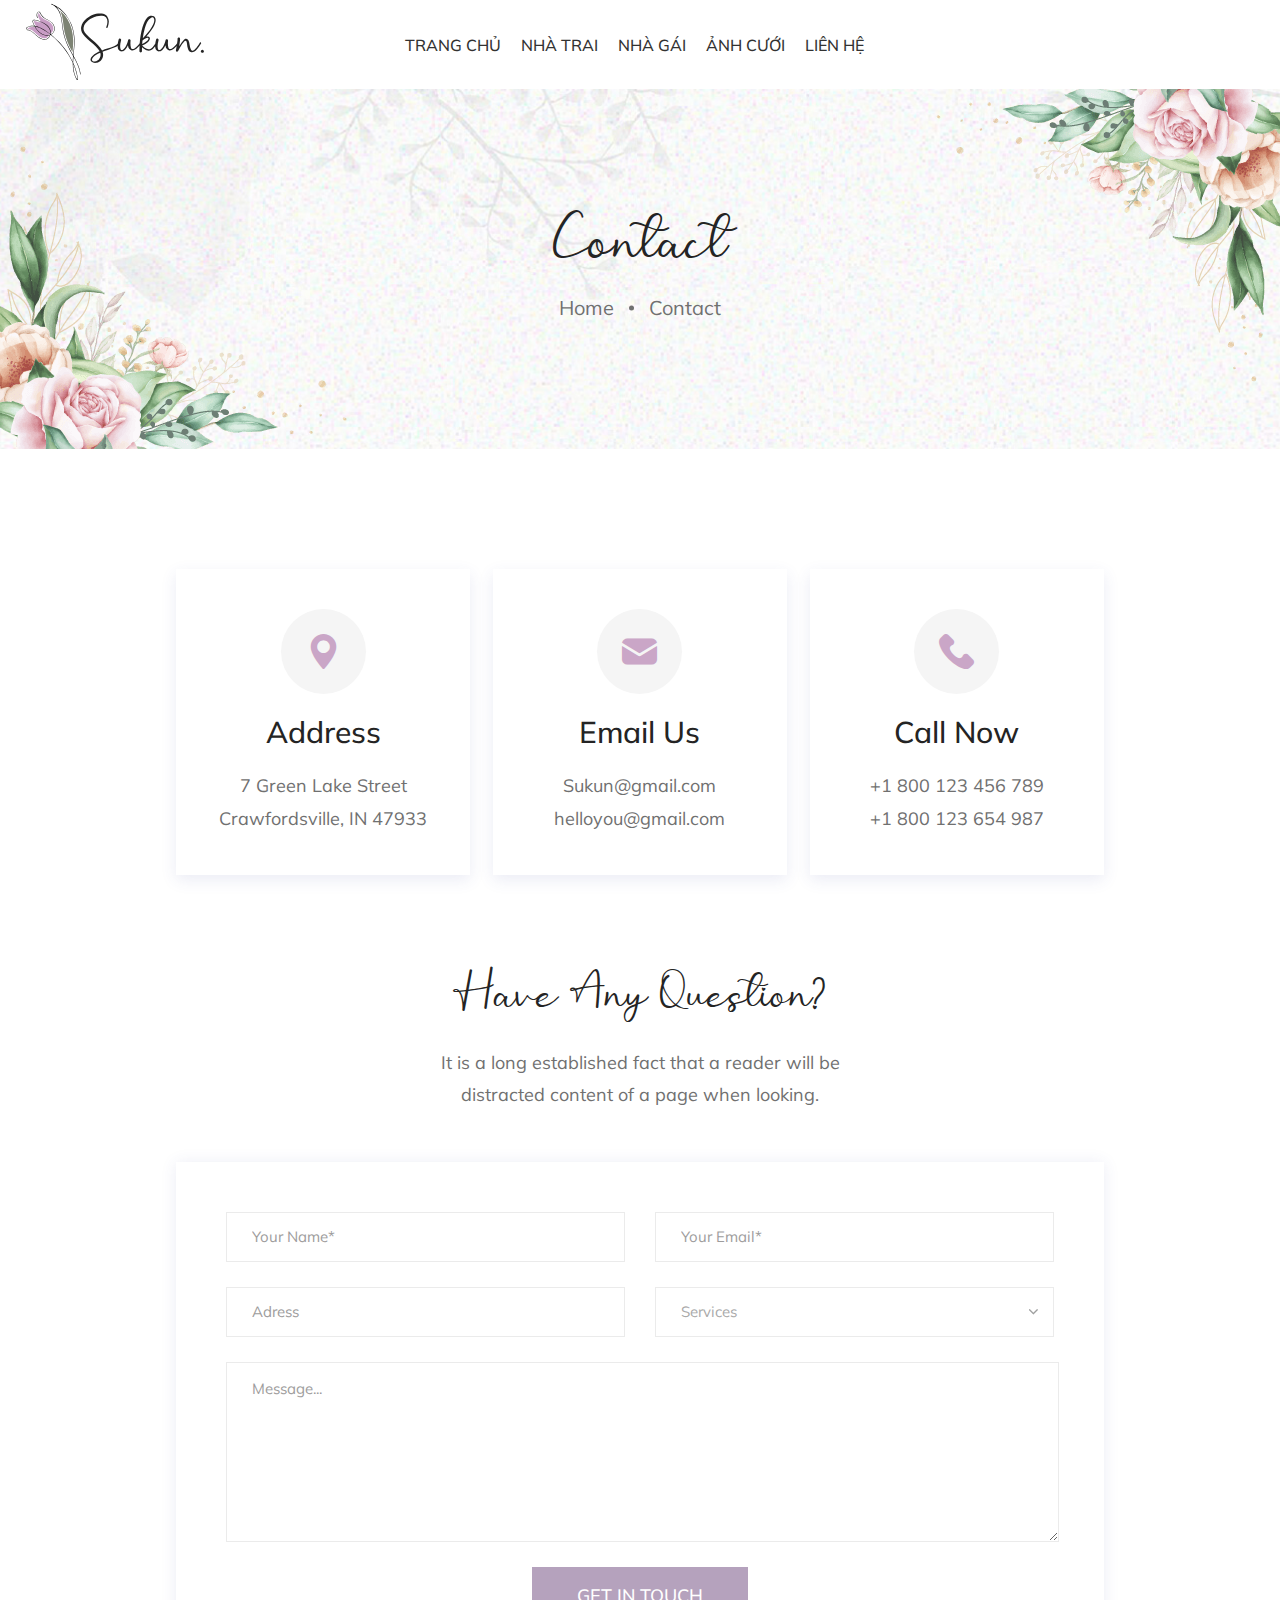
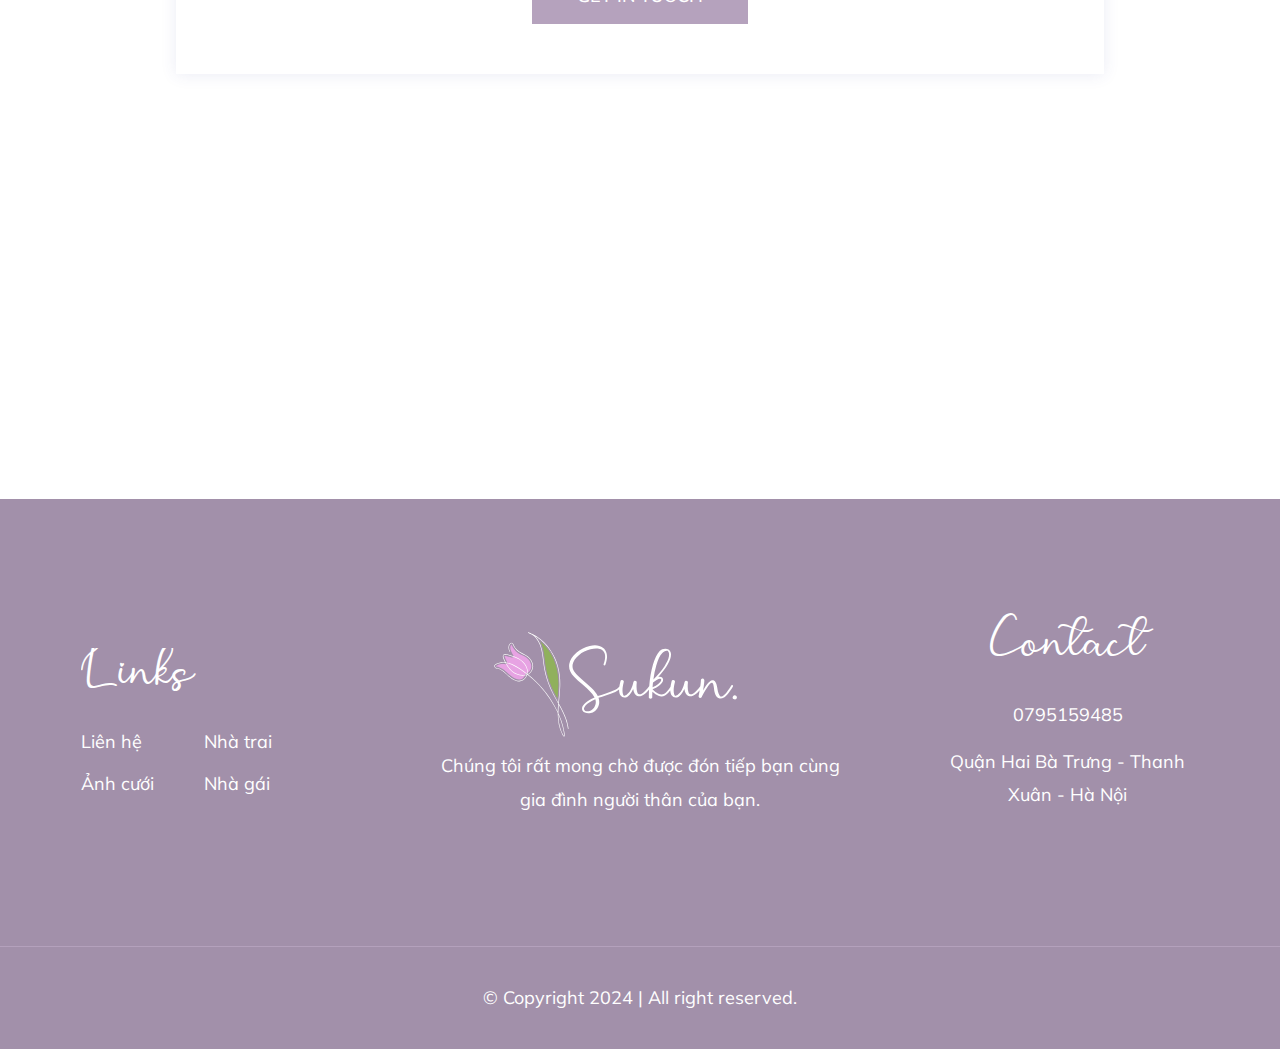
<file: contact.html>
<!DOCTYPE html>
<html lang="en">

<head>
    <meta charset="utf-8">
    <meta http-equiv="X-UA-Compatible" content="IE=edge">
    <meta name="viewport" content="width=device-width, initial-scale=1">
    <meta name="author" content="wpOceans">
    <link rel="shortcut icon" type="image/png" href="assets/images/favicon.png">
    <title>Sukun - Wedding & Wedding Planner HTML5 Template</title>
    <link href="assets/css/themify-icons.css" rel="stylesheet">
    <link href="assets/css/font-awesome.min.css" rel="stylesheet">
    <link href="assets/css/flaticon.css" rel="stylesheet">
    <link href="assets/css/bootstrap.min.css" rel="stylesheet">
    <link href="assets/css/animate.css" rel="stylesheet">
    <link href="assets/css/owl.carousel.css" rel="stylesheet">
    <link href="assets/css/owl.theme.css" rel="stylesheet">
    <link href="assets/css/slick.css" rel="stylesheet">
    <link href="assets/css/slick-theme.css" rel="stylesheet">
    <link href="assets/css/swiper.min.css" rel="stylesheet">
    <link href="assets/css/nice-select.css" rel="stylesheet">
    <link href="assets/css/owl.transitions.css" rel="stylesheet">
    <link href="assets/css/magnific-popup.css" rel="stylesheet">
    <link href="assets/css/jquery.fancybox.css" rel="stylesheet">
    <link href="assets/css/odometer-theme-default.css" rel="stylesheet">
    <link href="assets/css/jquery-ui.css" rel="stylesheet">
    <link href="assets/sass/style.css" rel="stylesheet">
</head>

<body>

    <!-- start page-wrapper -->
    <div class="page-wrapper">
        <!-- start preloader -->
        <div class="preloader">
            <div class="vertical-centered-box">
                <div class="content">
                    <div class="loader-circle"></div>
                    <div class="loader-line-mask">
                        <div class="loader-line"></div>
                    </div>
                    <img src="assets/images/preloader.png" alt="">
                </div>
            </div>
        </div>
        <!-- end preloader -->
        <!-- Start header -->
        <header id="header">
            <div class="wpo-site-header wpo-header-style-1">
                <nav class="navigation navbar navbar-expand-lg navbar-light">
                    <div class="container-fluid">
                        <div class="row align-items-center">
                            <div class="col-lg-3 col-md-3 col-3 d-lg-none dl-block">
                                <div class="mobail-menu">
                                    <button type="button" class="navbar-toggler open-btn">
                                        <span class="sr-only">Toggle navigation</span>
                                        <span class="icon-bar first-angle"></span>
                                        <span class="icon-bar middle-angle"></span>
                                        <span class="icon-bar last-angle"></span>
                                    </button>
                                </div>
                            </div>
                            <div class="col-lg-2 col-md-6 col-6">
                                <div class="navbar-header">
                                    <a class="navbar-brand" href="/"><img src="assets/images/logo.svg"
                                            alt=""></a>
                                </div>
                            </div>
                            <div class="col-lg-8 col-md-1 col-1">
                                <div id="navbar" class="collapse navbar-collapse navigation-holder">
                                    <button class="menu-close"><i class="ti-close"></i></button>
                                    <ul class="nav navbar-nav mb-2 mb-lg-0">
                                        <li><a href="/">Trang chủ</a></li>
                                        <li><a href="invitation-men.html">Nhà trai</a></li>
                                        <li><a href="invitation-women.html">Nhà gái</a></li>
                                        <li><a href="gallery.html">Ảnh cưới</a></li>
                                        <li><a href="contact.html">Liên hệ</a></li>
                                    </ul>

                                </div><!-- end of nav-collapse -->
                            </div>
                        </div>
                    </div><!-- end of container -->
                </nav>
            </div>
        </header>
        <!-- end of header -->
        <!-- start wpo-page-title -->
        <section class="wpo-page-title">
            <div class="container">
                <div class="row">
                    <div class="col col-xs-12">
                        <div class="wpo-breadcumb-wrap">
                            <h2>Contact</h2>
                            <ol class="wpo-breadcumb-wrap">
                                <li><a href="index.html">Home</a></li>
                                <li>Contact</li>
                            </ol>
                        </div>
                    </div>
                </div> <!-- end row -->
            </div> <!-- end container -->
            <div class="frame-shape-1 wow fadeInLeftSlow" data-wow-duration="1200ms"><img src="assets/images/slider/invitation-shape-1.png" alt=""></div>
            <div class="frame-shape-2 wow fadeInRightSlow" data-wow-duration="1200ms"><img src="assets/images/slider/invitation-shape-2.png" alt=""></div>
        </section>
        <!-- end page-title -->

        <!-- start wpo-contact-pg-section -->
        <section class="wpo-contact-pg-section section-padding">
            <div class="container">
                <div class="row">
                    <div class="col col-lg-10 offset-lg-1">
                        <div class="office-info">
                            <div class="row">
                                <div class="col col-xl-4 col-lg-6 col-md-6 col-12">
                                    <div class="office-info-item">
                                        <div class="office-info-icon">
                                            <div class="icon">
                                                <i class="fi flaticon-maps-and-flags"></i>
                                            </div>
                                        </div>
                                        <div class="office-info-text">
                                            <h2>Address</h2>
                                            <p>7 Green Lake Street Crawfordsville, IN 47933</p>
                                        </div>
                                    </div>
                                </div>
                                <div class="col col-xl-4 col-lg-6 col-md-6 col-12">
                                    <div class="office-info-item">
                                        <div class="office-info-icon">
                                            <div class="icon">
                                                <i class="fi flaticon-email"></i>
                                            </div>
                                        </div>
                                        <div class="office-info-text">
                                            <h2>Email Us</h2>
                                            <p>Sukun@gmail.com</p>
                                            <p>helloyou@gmail.com</p>
                                        </div>
                                    </div>
                                </div>
                                <div class="col col-xl-4 col-lg-6 col-md-6 col-12">
                                    <div class="office-info-item">
                                        <div class="office-info-icon">
                                            <div class="icon">
                                                <i class="fi flaticon-phone-call"></i>
                                            </div>
                                        </div>
                                        <div class="office-info-text">
                                            <h2>Call Now</h2>
                                            <p>+1 800 123 456 789</p>
                                            <p>+1 800 123 654 987</p>
                                        </div>
                                    </div>
                                </div>
                            </div>
                        </div>
                        <div class="wpo-contact-title">
                            <h2>Have Any Question?</h2>
                            <p>It is a long established fact that a reader will be distracted
                                content of a page when looking.</p>
                        </div>
                        <div class="wpo-contact-form-area">
                            <form method="post" class="contact-validation-active" id="contact-form-main">
                                <div>
                                    <input type="text" class="form-control" name="name" id="name"
                                        placeholder="Your Name*">
                                </div>
                                <div>
                                    <input type="email" class="form-control" name="email" id="email"
                                        placeholder="Your Email*">
                                </div>
                                <div>
                                    <input type="text" class="form-control" name="adress" id="adress"
                                        placeholder="Adress">
                                </div>
                                <div>
                                    <select name="service" class="form-control">
                                        <option disabled="disabled" selected="">Services</option>
                                        <option>Photography</option>
                                        <option>The Rehearsal Dinner</option>
                                        <option>The Afterparty</option>
                                        <option>Videographers</option>
                                        <option>Perfect Cake</option>
                                        <option>All Of The Above</option>
                                    </select>
                                </div>
                                <div class="fullwidth">
                                    <textarea class="form-control" name="note" id="note"
                                        placeholder="Message..."></textarea>
                                </div>
                                <div class="submit-area">
                                    <button type="submit" class="theme-btn-s4">Get in Touch</button>
                                    <div id="loader">
                                        <i class="ti-reload"></i>
                                    </div>
                                </div>
                                <div class="clearfix error-handling-messages">
                                    <div id="success">Thank you</div>
                                    <div id="error"> Error occurred while sending email. Please try again later. </div>
                                </div>
                            </form>
                        </div>
                    </div>
                </div>
            </div> <!-- end container -->
        </section>
        <!-- end wpo-contact-pg-section -->

        <!--  start wpo-contact-map -->
        <section class="wpo-contact-map-section">
            <h2 class="hidden">Contact map</h2>
            <div class="wpo-contact-map">
                <iframe
                    src="https://www.google.com/maps/embed?pb=!1m18!1m12!1m3!1d193595.9147703055!2d-74.11976314309273!3d40.69740344223377!2m3!1f0!2f0!3f0!3m2!1i1024!2i768!4f13.1!3m3!1m2!1s0x89c24fa5d33f083b%3A0xc80b8f06e177fe62!2sNew+York%2C+NY%2C+USA!5e0!3m2!1sen!2sbd!4v1547528325671"
                    allowfullscreen></iframe>
            </div>
        </section>
        <!-- end wpo-contact-map -->
        <!-- start of wpo-site-footer-section -->
        <footer class="wpo-site-footer">
            <div class="wpo-upper-footer">
                <div class="container">
                    <div class="row align-items-center">
                        <div class="col col-xl-3  col-lg-4 col-md-6 col-sm-12 col-12">
                            <div class="widget link-widget">
                                <div class="widget-title">
                                    <h3>Links</h3>
                                </div>
                                <div class="link-wrap">
                                    <ul>
                                        <li><a href="contact.html">Liên hệ</a></li>
                                        <li><a href="gallery.html">Ảnh cưới</a></li>
                                    </ul>
                                    <ul>
                                        <li><a href="invitation-men.html">Nhà trai</a></li>
                                        <li><a href="invitation-women.html">Nhà gái</a></li>
                                    </ul>
                                </div>
                            </div>
                        </div>
                        <div class="col col-xl-6 col-lg-4 col-md-6 col-sm-12 col-12">
                            <div class="widget about-widget">
                                <div class="logo widget-title">
                                    <a class="logo" href="/"><img src="assets/images/logo-2.svg" alt=""></a>
                                </div>
                                <p>Chúng tôi rất mong chờ được đón tiếp bạn cùng gia đình người thân của bạn.</p>
                            </div>
                        </div>

                        <div class="col col-xl-3  col-lg-4 col-md-6 col-sm-12 col-12">
                            <div class="widget wpo-service-link-widget">
                                <div class="widget-title">
                                    <h3>Contact </h3>
                                </div>
                                <div class="contact-ft">
                                    <p>0795159485</p>
                                    <p>Quận Hai Bà Trưng - Thanh Xuân - Hà Nội</p>
                                </div>
                            </div>
                        </div>
                    </div>
                </div> <!-- end container -->
            </div>
            <div class="wpo-lower-footer">
                <div class="container">
                    <div class="row">
                        <div class="col col-xs-12">
                            <p class="copyright"> &copy; Copyright 2024 | All right
                                reserved.</p>
                        </div>
                    </div>
                </div>
            </div>
        </footer>
        <!-- end of wpo-site-footer-section -->

    </div>
    <!-- end of page-wrapper -->

    <!-- All JavaScript files
    ================================================== -->
    <script src="assets/js/jquery.min.js"></script>
    <script src="assets/js/bootstrap.bundle.min.js"></script>
    <!-- Plugins for this template -->
    <script src="assets/js/modernizr.custom.js"></script>
    <script src="assets/js/jquery-plugin-collection.js"></script>
    <script src="assets/js/gsap-active.js"></script>
    <!-- Custom script for this template -->
    <script src="assets/js/script.js"></script>
</body>

</html>
</file>
<file: assets/css/themify-icons.css>
@font-face {
	font-family: 'themify';
	src:url('../fonts/themify.eot?-fvbane');
	src:url('../fonts/themify.eot?#iefix-fvbane') format('embedded-opentype'),
		url('../fonts/themify.woff?-fvbane') format('woff'),
		url('../fonts/themify.ttf?-fvbane') format('truetype'),
		url('../fonts/themify.svg?-fvbane#themify') format('svg');
	font-weight: normal;
	font-style: normal;
}

[class^="ti-"], [class*=" ti-"] {
	font-family: 'themify';
	speak: none;
	font-style: normal;
	font-weight: normal;
	font-variant: normal;
	text-transform: none;
	line-height: 1;

	/* Better Font Rendering =========== */
	-webkit-font-smoothing: antialiased;
	-moz-osx-font-smoothing: grayscale;
}

.ti-wand:before {
	content: "\e600";
}
.ti-volume:before {
	content: "\e601";
}
.ti-user:before {
	content: "\e602";
}
.ti-unlock:before {
	content: "\e603";
}
.ti-unlink:before {
	content: "\e604";
}
.ti-trash:before {
	content: "\e605";
}
.ti-thought:before {
	content: "\e606";
}
.ti-target:before {
	content: "\e607";
}
.ti-tag:before {
	content: "\e608";
}
.ti-tablet:before {
	content: "\e609";
}
.ti-star:before {
	content: "\e60a";
}
.ti-spray:before {
	content: "\e60b";
}
.ti-signal:before {
	content: "\e60c";
}
.ti-shopping-cart:before {
	content: "\e60d";
}
.ti-shopping-cart-full:before {
	content: "\e60e";
}
.ti-settings:before {
	content: "\e60f";
}
.ti-search:before {
	content: "\e610";
}
.ti-zoom-in:before {
	content: "\e611";
}
.ti-zoom-out:before {
	content: "\e612";
}
.ti-cut:before {
	content: "\e613";
}
.ti-ruler:before {
	content: "\e614";
}
.ti-ruler-pencil:before {
	content: "\e615";
}
.ti-ruler-alt:before {
	content: "\e616";
}
.ti-bookmark:before {
	content: "\e617";
}
.ti-bookmark-alt:before {
	content: "\e618";
}
.ti-reload:before {
	content: "\e619";
}
.ti-plus:before {
	content: "\e61a";
}
.ti-pin:before {
	content: "\e61b";
}
.ti-pencil:before {
	content: "\e61c";
}
.ti-pencil-alt:before {
	content: "\e61d";
}
.ti-paint-roller:before {
	content: "\e61e";
}
.ti-paint-bucket:before {
	content: "\e61f";
}
.ti-na:before {
	content: "\e620";
}
.ti-mobile:before {
	content: "\e621";
}
.ti-minus:before {
	content: "\e622";
}
.ti-medall:before {
	content: "\e623";
}
.ti-medall-alt:before {
	content: "\e624";
}
.ti-marker:before {
	content: "\e625";
}
.ti-marker-alt:before {
	content: "\e626";
}
.ti-arrow-up:before {
	content: "\e627";
}
.ti-arrow-right:before {
	content: "\e628";
}
.ti-arrow-left:before {
	content: "\e629";
}
.ti-arrow-down:before {
	content: "\e62a";
}
.ti-lock:before {
	content: "\e62b";
}
.ti-location-arrow:before {
	content: "\e62c";
}
.ti-link:before {
	content: "\e62d";
}
.ti-layout:before {
	content: "\e62e";
}
.ti-layers:before {
	content: "\e62f";
}
.ti-layers-alt:before {
	content: "\e630";
}
.ti-key:before {
	content: "\e631";
}
.ti-import:before {
	content: "\e632";
}
.ti-image:before {
	content: "\e633";
}
.ti-heart:before {
	content: "\e634";
}
.ti-heart-broken:before {
	content: "\e635";
}
.ti-hand-stop:before {
	content: "\e636";
}
.ti-hand-open:before {
	content: "\e637";
}
.ti-hand-drag:before {
	content: "\e638";
}
.ti-folder:before {
	content: "\e639";
}
.ti-flag:before {
	content: "\e63a";
}
.ti-flag-alt:before {
	content: "\e63b";
}
.ti-flag-alt-2:before {
	content: "\e63c";
}
.ti-eye:before {
	content: "\e63d";
}
.ti-export:before {
	content: "\e63e";
}
.ti-exchange-vertical:before {
	content: "\e63f";
}
.ti-desktop:before {
	content: "\e640";
}
.ti-cup:before {
	content: "\e641";
}
.ti-crown:before {
	content: "\e642";
}
.ti-comments:before {
	content: "\e643";
}
.ti-comment:before {
	content: "\e644";
}
.ti-comment-alt:before {
	content: "\e645";
}
.ti-close:before {
	content: "\e646";
}
.ti-clip:before {
	content: "\e647";
}
.ti-angle-up:before {
	content: "\e648";
}
.ti-angle-right:before {
	content: "\e649";
}
.ti-angle-left:before {
	content: "\e64a";
}
.ti-angle-down:before {
	content: "\e64b";
}
.ti-check:before {
	content: "\e64c";
}
.ti-check-box:before {
	content: "\e64d";
}
.ti-camera:before {
	content: "\e64e";
}
.ti-announcement:before {
	content: "\e64f";
}
.ti-brush:before {
	content: "\e650";
}
.ti-briefcase:before {
	content: "\e651";
}
.ti-bolt:before {
	content: "\e652";
}
.ti-bolt-alt:before {
	content: "\e653";
}
.ti-blackboard:before {
	content: "\e654";
}
.ti-bag:before {
	content: "\e655";
}
.ti-move:before {
	content: "\e656";
}
.ti-arrows-vertical:before {
	content: "\e657";
}
.ti-arrows-horizontal:before {
	content: "\e658";
}
.ti-fullscreen:before {
	content: "\e659";
}
.ti-arrow-top-right:before {
	content: "\e65a";
}
.ti-arrow-top-left:before {
	content: "\e65b";
}
.ti-arrow-circle-up:before {
	content: "\e65c";
}
.ti-arrow-circle-right:before {
	content: "\e65d";
}
.ti-arrow-circle-left:before {
	content: "\e65e";
}
.ti-arrow-circle-down:before {
	content: "\e65f";
}
.ti-angle-double-up:before {
	content: "\e660";
}
.ti-angle-double-right:before {
	content: "\e661";
}
.ti-angle-double-left:before {
	content: "\e662";
}
.ti-angle-double-down:before {
	content: "\e663";
}
.ti-zip:before {
	content: "\e664";
}
.ti-world:before {
	content: "\e665";
}
.ti-wheelchair:before {
	content: "\e666";
}
.ti-view-list:before {
	content: "\e667";
}
.ti-view-list-alt:before {
	content: "\e668";
}
.ti-view-grid:before {
	content: "\e669";
}
.ti-uppercase:before {
	content: "\e66a";
}
.ti-upload:before {
	content: "\e66b";
}
.ti-underline:before {
	content: "\e66c";
}
.ti-truck:before {
	content: "\e66d";
}
.ti-timer:before {
	content: "\e66e";
}
.ti-ticket:before {
	content: "\e66f";
}
.ti-thumb-up:before {
	content: "\e670";
}
.ti-thumb-down:before {
	content: "\e671";
}
.ti-text:before {
	content: "\e672";
}
.ti-stats-up:before {
	content: "\e673";
}
.ti-stats-down:before {
	content: "\e674";
}
.ti-split-v:before {
	content: "\e675";
}
.ti-split-h:before {
	content: "\e676";
}
.ti-smallcap:before {
	content: "\e677";
}
.ti-shine:before {
	content: "\e678";
}
.ti-shift-right:before {
	content: "\e679";
}
.ti-shift-left:before {
	content: "\e67a";
}
.ti-shield:before {
	content: "\e67b";
}
.ti-notepad:before {
	content: "\e67c";
}
.ti-server:before {
	content: "\e67d";
}
.ti-quote-right:before {
	content: "\e67e";
}
.ti-quote-left:before {
	content: "\e67f";
}
.ti-pulse:before {
	content: "\e680";
}
.ti-printer:before {
	content: "\e681";
}
.ti-power-off:before {
	content: "\e682";
}
.ti-plug:before {
	content: "\e683";
}
.ti-pie-chart:before {
	content: "\e684";
}
.ti-paragraph:before {
	content: "\e685";
}
.ti-panel:before {
	content: "\e686";
}
.ti-package:before {
	content: "\e687";
}
.ti-music:before {
	content: "\e688";
}
.ti-music-alt:before {
	content: "\e689";
}
.ti-mouse:before {
	content: "\e68a";
}
.ti-mouse-alt:before {
	content: "\e68b";
}
.ti-money:before {
	content: "\e68c";
}
.ti-microphone:before {
	content: "\e68d";
}
.ti-menu:before {
	content: "\e68e";
}
.ti-menu-alt:before {
	content: "\e68f";
}
.ti-map:before {
	content: "\e690";
}
.ti-map-alt:before {
	content: "\e691";
}
.ti-loop:before {
	content: "\e692";
}
.ti-location-pin:before {
	content: "\e693";
}
.ti-list:before {
	content: "\e694";
}
.ti-light-bulb:before {
	content: "\e695";
}
.ti-Italic:before {
	content: "\e696";
}
.ti-info:before {
	content: "\e697";
}
.ti-infinite:before {
	content: "\e698";
}
.ti-id-badge:before {
	content: "\e699";
}
.ti-hummer:before {
	content: "\e69a";
}
.ti-home:before {
	content: "\e69b";
}
.ti-help:before {
	content: "\e69c";
}
.ti-headphone:before {
	content: "\e69d";
}
.ti-harddrives:before {
	content: "\e69e";
}
.ti-harddrive:before {
	content: "\e69f";
}
.ti-gift:before {
	content: "\e6a0";
}
.ti-game:before {
	content: "\e6a1";
}
.ti-filter:before {
	content: "\e6a2";
}
.ti-files:before {
	content: "\e6a3";
}
.ti-file:before {
	content: "\e6a4";
}
.ti-eraser:before {
	content: "\e6a5";
}
.ti-envelope:before {
	content: "\e6a6";
}
.ti-download:before {
	content: "\e6a7";
}
.ti-direction:before {
	content: "\e6a8";
}
.ti-direction-alt:before {
	content: "\e6a9";
}
.ti-dashboard:before {
	content: "\e6aa";
}
.ti-control-stop:before {
	content: "\e6ab";
}
.ti-control-shuffle:before {
	content: "\e6ac";
}
.ti-control-play:before {
	content: "\e6ad";
}
.ti-control-pause:before {
	content: "\e6ae";
}
.ti-control-forward:before {
	content: "\e6af";
}
.ti-control-backward:before {
	content: "\e6b0";
}
.ti-cloud:before {
	content: "\e6b1";
}
.ti-cloud-up:before {
	content: "\e6b2";
}
.ti-cloud-down:before {
	content: "\e6b3";
}
.ti-clipboard:before {
	content: "\e6b4";
}
.ti-car:before {
	content: "\e6b5";
}
.ti-calendar:before {
	content: "\e6b6";
}
.ti-book:before {
	content: "\e6b7";
}
.ti-bell:before {
	content: "\e6b8";
}
.ti-basketball:before {
	content: "\e6b9";
}
.ti-bar-chart:before {
	content: "\e6ba";
}
.ti-bar-chart-alt:before {
	content: "\e6bb";
}
.ti-back-right:before {
	content: "\e6bc";
}
.ti-back-left:before {
	content: "\e6bd";
}
.ti-arrows-corner:before {
	content: "\e6be";
}
.ti-archive:before {
	content: "\e6bf";
}
.ti-anchor:before {
	content: "\e6c0";
}
.ti-align-right:before {
	content: "\e6c1";
}
.ti-align-left:before {
	content: "\e6c2";
}
.ti-align-justify:before {
	content: "\e6c3";
}
.ti-align-center:before {
	content: "\e6c4";
}
.ti-alert:before {
	content: "\e6c5";
}
.ti-alarm-clock:before {
	content: "\e6c6";
}
.ti-agenda:before {
	content: "\e6c7";
}
.ti-write:before {
	content: "\e6c8";
}
.ti-window:before {
	content: "\e6c9";
}
.ti-widgetized:before {
	content: "\e6ca";
}
.ti-widget:before {
	content: "\e6cb";
}
.ti-widget-alt:before {
	content: "\e6cc";
}
.ti-wallet:before {
	content: "\e6cd";
}
.ti-video-clapper:before {
	content: "\e6ce";
}
.ti-video-camera:before {
	content: "\e6cf";
}
.ti-vector:before {
	content: "\e6d0";
}
.ti-themify-logo:before {
	content: "\e6d1";
}
.ti-themify-favicon:before {
	content: "\e6d2";
}
.ti-themify-favicon-alt:before {
	content: "\e6d3";
}
.ti-support:before {
	content: "\e6d4";
}
.ti-stamp:before {
	content: "\e6d5";
}
.ti-split-v-alt:before {
	content: "\e6d6";
}
.ti-slice:before {
	content: "\e6d7";
}
.ti-shortcode:before {
	content: "\e6d8";
}
.ti-shift-right-alt:before {
	content: "\e6d9";
}
.ti-shift-left-alt:before {
	content: "\e6da";
}
.ti-ruler-alt-2:before {
	content: "\e6db";
}
.ti-receipt:before {
	content: "\e6dc";
}
.ti-pin2:before {
	content: "\e6dd";
}
.ti-pin-alt:before {
	content: "\e6de";
}
.ti-pencil-alt2:before {
	content: "\e6df";
}
.ti-palette:before {
	content: "\e6e0";
}
.ti-more:before {
	content: "\e6e1";
}
.ti-more-alt:before {
	content: "\e6e2";
}
.ti-microphone-alt:before {
	content: "\e6e3";
}
.ti-magnet:before {
	content: "\e6e4";
}
.ti-line-double:before {
	content: "\e6e5";
}
.ti-line-dotted:before {
	content: "\e6e6";
}
.ti-line-dashed:before {
	content: "\e6e7";
}
.ti-layout-width-full:before {
	content: "\e6e8";
}
.ti-layout-width-default:before {
	content: "\e6e9";
}
.ti-layout-width-default-alt:before {
	content: "\e6ea";
}
.ti-layout-tab:before {
	content: "\e6eb";
}
.ti-layout-tab-window:before {
	content: "\e6ec";
}
.ti-layout-tab-v:before {
	content: "\e6ed";
}
.ti-layout-tab-min:before {
	content: "\e6ee";
}
.ti-layout-slider:before {
	content: "\e6ef";
}
.ti-layout-slider-alt:before {
	content: "\e6f0";
}
.ti-layout-sidebar-right:before {
	content: "\e6f1";
}
.ti-layout-sidebar-none:before {
	content: "\e6f2";
}
.ti-layout-sidebar-left:before {
	content: "\e6f3";
}
.ti-layout-placeholder:before {
	content: "\e6f4";
}
.ti-layout-menu:before {
	content: "\e6f5";
}
.ti-layout-menu-v:before {
	content: "\e6f6";
}
.ti-layout-menu-separated:before {
	content: "\e6f7";
}
.ti-layout-menu-full:before {
	content: "\e6f8";
}
.ti-layout-media-right-alt:before {
	content: "\e6f9";
}
.ti-layout-media-right:before {
	content: "\e6fa";
}
.ti-layout-media-overlay:before {
	content: "\e6fb";
}
.ti-layout-media-overlay-alt:before {
	content: "\e6fc";
}
.ti-layout-media-overlay-alt-2:before {
	content: "\e6fd";
}
.ti-layout-media-left-alt:before {
	content: "\e6fe";
}
.ti-layout-media-left:before {
	content: "\e6ff";
}
.ti-layout-media-center-alt:before {
	content: "\e700";
}
.ti-layout-media-center:before {
	content: "\e701";
}
.ti-layout-list-thumb:before {
	content: "\e702";
}
.ti-layout-list-thumb-alt:before {
	content: "\e703";
}
.ti-layout-list-post:before {
	content: "\e704";
}
.ti-layout-list-large-image:before {
	content: "\e705";
}
.ti-layout-line-solid:before {
	content: "\e706";
}
.ti-layout-grid4:before {
	content: "\e707";
}
.ti-layout-grid3:before {
	content: "\e708";
}
.ti-layout-grid2:before {
	content: "\e709";
}
.ti-layout-grid2-thumb:before {
	content: "\e70a";
}
.ti-layout-cta-right:before {
	content: "\e70b";
}
.ti-layout-cta-left:before {
	content: "\e70c";
}
.ti-layout-cta-center:before {
	content: "\e70d";
}
.ti-layout-cta-btn-right:before {
	content: "\e70e";
}
.ti-layout-cta-btn-left:before {
	content: "\e70f";
}
.ti-layout-column4:before {
	content: "\e710";
}
.ti-layout-column3:before {
	content: "\e711";
}
.ti-layout-column2:before {
	content: "\e712";
}
.ti-layout-accordion-separated:before {
	content: "\e713";
}
.ti-layout-accordion-merged:before {
	content: "\e714";
}
.ti-layout-accordion-list:before {
	content: "\e715";
}
.ti-ink-pen:before {
	content: "\e716";
}
.ti-info-alt:before {
	content: "\e717";
}
.ti-help-alt:before {
	content: "\e718";
}
.ti-headphone-alt:before {
	content: "\e719";
}
.ti-hand-point-up:before {
	content: "\e71a";
}
.ti-hand-point-right:before {
	content: "\e71b";
}
.ti-hand-point-left:before {
	content: "\e71c";
}
.ti-hand-point-down:before {
	content: "\e71d";
}
.ti-gallery:before {
	content: "\e71e";
}
.ti-face-smile:before {
	content: "\e71f";
}
.ti-face-sad:before {
	content: "\e720";
}
.ti-credit-card:before {
	content: "\e721";
}
.ti-control-skip-forward:before {
	content: "\e722";
}
.ti-control-skip-backward:before {
	content: "\e723";
}
.ti-control-record:before {
	content: "\e724";
}
.ti-control-eject:before {
	content: "\e725";
}
.ti-comments-smiley:before {
	content: "\e726";
}
.ti-brush-alt:before {
	content: "\e727";
}
.ti-youtube:before {
	content: "\e728";
}
.ti-vimeo:before {
	content: "\e729";
}
.ti-twitter:before {
	content: "\e72a";
}
.ti-time:before {
	content: "\e72b";
}
.ti-tumblr:before {
	content: "\e72c";
}
.ti-skype:before {
	content: "\e72d";
}
.ti-share:before {
	content: "\e72e";
}
.ti-share-alt:before {
	content: "\e72f";
}
.ti-rocket:before {
	content: "\e730";
}
.ti-pinterest:before {
	content: "\e731";
}
.ti-new-window:before {
	content: "\e732";
}
.ti-microsoft:before {
	content: "\e733";
}
.ti-list-ol:before {
	content: "\e734";
}
.ti-linkedin:before {
	content: "\e735";
}
.ti-layout-sidebar-2:before {
	content: "\e736";
}
.ti-layout-grid4-alt:before {
	content: "\e737";
}
.ti-layout-grid3-alt:before {
	content: "\e738";
}
.ti-layout-grid2-alt:before {
	content: "\e739";
}
.ti-layout-column4-alt:before {
	content: "\e73a";
}
.ti-layout-column3-alt:before {
	content: "\e73b";
}
.ti-layout-column2-alt:before {
	content: "\e73c";
}
.ti-instagram:before {
	content: "\e73d";
}
.ti-google:before {
	content: "\e73e";
}
.ti-github:before {
	content: "\e73f";
}
.ti-flickr:before {
	content: "\e740";
}
.ti-facebook:before {
	content: "\e741";
}
.ti-dropbox:before {
	content: "\e742";
}
.ti-dribbble:before {
	content: "\e743";
}
.ti-apple:before {
	content: "\e744";
}
.ti-android:before {
	content: "\e745";
}
.ti-save:before {
	content: "\e746";
}
.ti-save-alt:before {
	content: "\e747";
}
.ti-yahoo:before {
	content: "\e748";
}
.ti-wordpress:before {
	content: "\e749";
}
.ti-vimeo-alt:before {
	content: "\e74a";
}
.ti-twitter-alt:before {
	content: "\e74b";
}
.ti-tumblr-alt:before {
	content: "\e74c";
}
.ti-trello:before {
	content: "\e74d";
}
.ti-stack-overflow:before {
	content: "\e74e";
}
.ti-soundcloud:before {
	content: "\e74f";
}
.ti-sharethis:before {
	content: "\e750";
}
.ti-sharethis-alt:before {
	content: "\e751";
}
.ti-reddit:before {
	content: "\e752";
}
.ti-pinterest-alt:before {
	content: "\e753";
}
.ti-microsoft-alt:before {
	content: "\e754";
}
.ti-linux:before {
	content: "\e755";
}
.ti-jsfiddle:before {
	content: "\e756";
}
.ti-joomla:before {
	content: "\e757";
}
.ti-html5:before {
	content: "\e758";
}
.ti-flickr-alt:before {
	content: "\e759";
}
.ti-email:before {
	content: "\e75a";
}
.ti-drupal:before {
	content: "\e75b";
}
.ti-dropbox-alt:before {
	content: "\e75c";
}
.ti-css3:before {
	content: "\e75d";
}
.ti-rss:before {
	content: "\e75e";
}
.ti-rss-alt:before {
	content: "\e75f";
}
</file>
<file: assets/css/flaticon.css>
@font-face {
    font-family: "flaticon";
    src: url("../fonts/flaticon.ttf?7be827e199392bb56ae95dacf43f5036") format("truetype"),
url("../fonts/flaticon.woff?7be827e199392bb56ae95dacf43f5036") format("woff"),
url("../fonts/flaticon.woff2?7be827e199392bb56ae95dacf43f5036") format("woff2"),
url("../fonts/flaticon.eot?7be827e199392bb56ae95dacf43f5036#iefix") format("embedded-opentype"),
url("../fonts/flaticon.svg?7be827e199392bb56ae95dacf43f5036#flaticon") format("svg");
}

i[class^="flaticon-"]:before, i[class*=" flaticon-"]:before {
    font-family: flaticon !important;
    font-style: normal;
    font-weight: normal !important;
    font-variant: normal;
    text-transform: none;
    -webkit-font-smoothing: antialiased;
    -moz-osx-font-smoothing: grayscale;
}

.flaticon-email:before {
    content: "\f101";
}
.flaticon-phone-call:before {
    content: "\f102";
}
.flaticon-maps-and-flags:before {
    content: "\f103";
}
.flaticon-instagram:before {
    content: "\f104";
}
.flaticon-gallery:before {
    content: "\f105";
}
.flaticon-serving-dish:before {
    content: "\f106";
}
.flaticon-edit:before {
    content: "\f107";
}
.flaticon-left-arrow:before {
    content: "\f108";
}
.flaticon-wedding:before {
    content: "\f109";
}
.flaticon-cake:before {
    content: "\f10a";
}
.flaticon-wedding-rings:before {
    content: "\f10b";
}
.flaticon-play:before {
    content: "\f10c";
}
.flaticon-quotation:before {
    content: "\f10d";
}
.flaticon-dove:before {
    content: "\f10e";
}
.flaticon-calendar:before {
    content: "\f10f";
}
.flaticon-heart:before {
    content: "\f110";
}
.flaticon-pinterest:before {
    content: "\f111";
}
.flaticon-facebook-app-symbol:before {
    content: "\f112";
}
.flaticon-twitter:before {
    content: "\f113";
}
.flaticon-instagram-1:before {
    content: "\f114";
}
.flaticon-linkedin:before {
    content: "\f115";
}
.flaticon-youtube:before {
    content: "\f116";
}
.flaticon-search:before {
    content: "\f117";
}
.flaticon-shopping-cart:before {
    content: "\f118";
}
.flaticon-left-arrow-1:before {
    content: "\f119";
}
.flaticon-user:before {
    content: "\f11a";
}
.flaticon-comment-white-oval-bubble:before {
    content: "\f11b";
}
.flaticon-calendar-1:before {
    content: "\f11c";
}
.flaticon-right-arrow:before {
    content: "\f11d";
}
.flaticon-play-1:before {
    content: "\f11e";
}
.flaticon-left-quote:before {
    content: "\f11f";
}
.flaticon-right-arrow-1:before {
    content: "\f120";
}
.flaticon-left-arrow-2:before {
    content: "\f121";
}
.flaticon-next:before {
    content: "\f122";
}
</file>
<file: assets/css/nice-select.css>
.nice-select {
  -webkit-tap-highlight-color: transparent;
  background-color: #fff;
  border-radius: 5px;
  border: solid 1px #e8e8e8;
  box-sizing: border-box;
  clear: both;
  cursor: pointer;
  display: block;
  float: left;
  font-family: inherit;
  font-size: 14px;
  font-weight: normal;
  height: 42px;
  line-height: 40px;
  outline: none;
  padding-left: 18px;
  padding-right: 30px;
  position: relative;
  text-align: left !important;
  -webkit-transition: all 0.2s ease-in-out;
  transition: all 0.2s ease-in-out;
  -webkit-user-select: none;
     -moz-user-select: none;
      -ms-user-select: none;
          user-select: none;
  white-space: nowrap;
  width: auto; }
  .nice-select:hover {
    border-color: #dbdbdb; }
  .nice-select:active, .nice-select.open, .nice-select:focus {
    border-color: #999; }
  .nice-select:after {
    border-bottom: 2px solid #999;
    border-right: 2px solid #999;
    content: '';
    display: block;
    height: 5px;
    margin-top: -4px;
    pointer-events: none;
    position: absolute;
    right: 12px;
    top: 50%;
    -webkit-transform-origin: 66% 66%;
        -ms-transform-origin: 66% 66%;
            transform-origin: 66% 66%;
    -webkit-transform: rotate(45deg);
        -ms-transform: rotate(45deg);
            transform: rotate(45deg);
    -webkit-transition: all 0.15s ease-in-out;
    transition: all 0.15s ease-in-out;
    width: 5px; }
  .nice-select.open:after {
    -webkit-transform: rotate(-135deg);
        -ms-transform: rotate(-135deg);
            transform: rotate(-135deg); }
  .nice-select.open .list {
    opacity: 1;
    pointer-events: auto;
    -webkit-transform: scale(1) translateY(0);
        -ms-transform: scale(1) translateY(0);
            transform: scale(1) translateY(0); }
  .nice-select.disabled {
    border-color: #ededed;
    color: #999;
    pointer-events: none; }
    .nice-select.disabled:after {
      border-color: #cccccc; }
  .nice-select.wide {
    width: 100%; }
    .nice-select.wide .list {
      left: 0 !important;
      right: 0 !important; }
  .nice-select.right {
    float: right; }
    .nice-select.right .list {
      left: auto;
      right: 0; }
  .nice-select.small {
    font-size: 12px;
    height: 36px;
    line-height: 34px; }
    .nice-select.small:after {
      height: 4px;
      width: 4px; }
    .nice-select.small .option {
      line-height: 34px;
      min-height: 34px; }
  .nice-select .list {
    background-color: #fff;
    border-radius: 5px;
    box-shadow: 0 0 0 1px rgba(68, 68, 68, 0.11);
    box-sizing: border-box;
    margin-top: 4px;
    opacity: 0;
    overflow: hidden;
    padding: 0;
    pointer-events: none;
    position: absolute;
    top: 100%;
    left: 0;
    -webkit-transform-origin: 50% 0;
        -ms-transform-origin: 50% 0;
            transform-origin: 50% 0;
    -webkit-transform: scale(0.75) translateY(-21px);
        -ms-transform: scale(0.75) translateY(-21px);
            transform: scale(0.75) translateY(-21px);
    -webkit-transition: all 0.2s cubic-bezier(0.5, 0, 0, 1.25), opacity 0.15s ease-out;
    transition: all 0.2s cubic-bezier(0.5, 0, 0, 1.25), opacity 0.15s ease-out;
    z-index: 9; }
    .nice-select .list:hover .option:not(:hover) {
      background-color: transparent !important; }
  .nice-select .option {
    cursor: pointer;
    font-weight: 400;
    line-height: 40px;
    list-style: none;
    min-height: 40px;
    outline: none;
    padding-left: 18px;
    padding-right: 29px;
    text-align: left;
    -webkit-transition: all 0.2s;
    transition: all 0.2s; }
    .nice-select .option:hover, .nice-select .option.focus, .nice-select .option.selected.focus {
      background-color: #f6f6f6; }
    .nice-select .option.selected {
      font-weight: bold; }
    .nice-select .option.disabled {
      background-color: transparent;
      color: #999;
      cursor: default; }

.no-csspointerevents .nice-select .list {
  display: none; }

.no-csspointerevents .nice-select.open .list {
  display: block; }
</file>
<file: assets/css/odometer-theme-default.css>
.odometer.odometer-auto-theme, .odometer.odometer-theme-default {
  display: inline-block;
  vertical-align: middle;
  *vertical-align: auto;
  *zoom: 1;
  *display: inline;
  position: relative;
}
.odometer.odometer-auto-theme .odometer-digit, .odometer.odometer-theme-default .odometer-digit {
  display: inline-block;
  vertical-align: middle;
  *vertical-align: auto;
  *zoom: 1;
  *display: inline;
  position: relative;
}
.odometer.odometer-auto-theme .odometer-digit .odometer-digit-spacer, .odometer.odometer-theme-default .odometer-digit .odometer-digit-spacer {
  display: inline-block;
  vertical-align: middle;
  *vertical-align: auto;
  *zoom: 1;
  *display: inline;
  visibility: hidden;
}
.odometer.odometer-auto-theme .odometer-digit .odometer-digit-inner, .odometer.odometer-theme-default .odometer-digit .odometer-digit-inner {
  text-align: left;
  display: block;
  position: absolute;
  top: 0;
  left: 0;
  right: 0;
  bottom: 0;
  overflow: hidden;
}
.odometer.odometer-auto-theme .odometer-digit .odometer-ribbon, .odometer.odometer-theme-default .odometer-digit .odometer-ribbon {
  display: block;
}
.odometer.odometer-auto-theme .odometer-digit .odometer-ribbon-inner, .odometer.odometer-theme-default .odometer-digit .odometer-ribbon-inner {
  display: block;
  -webkit-backface-visibility: hidden;
}
.odometer.odometer-auto-theme .odometer-digit .odometer-value, .odometer.odometer-theme-default .odometer-digit .odometer-value {
  display: block;
  -webkit-transform: translateZ(0);
}
.odometer.odometer-auto-theme .odometer-digit .odometer-value.odometer-last-value, .odometer.odometer-theme-default .odometer-digit .odometer-value.odometer-last-value {
  position: absolute;
}
.odometer.odometer-auto-theme.odometer-animating-up .odometer-ribbon-inner, .odometer.odometer-theme-default.odometer-animating-up .odometer-ribbon-inner {
  -webkit-transition: -webkit-transform 2s;
  -moz-transition: -moz-transform 2s;
  -ms-transition: -ms-transform 2s;
  -o-transition: -o-transform 2s;
  transition: transform 2s;
}
.odometer.odometer-auto-theme.odometer-animating-up.odometer-animating .odometer-ribbon-inner, .odometer.odometer-theme-default.odometer-animating-up.odometer-animating .odometer-ribbon-inner {
  -webkit-transform: translateY(-100%);
  -moz-transform: translateY(-100%);
  -ms-transform: translateY(-100%);
  -o-transform: translateY(-100%);
  transform: translateY(-100%);
}
.odometer.odometer-auto-theme.odometer-animating-down .odometer-ribbon-inner, .odometer.odometer-theme-default.odometer-animating-down .odometer-ribbon-inner {
  -webkit-transform: translateY(-100%);
  -moz-transform: translateY(-100%);
  -ms-transform: translateY(-100%);
  -o-transform: translateY(-100%);
  transform: translateY(-100%);
}
.odometer.odometer-auto-theme.odometer-animating-down.odometer-animating .odometer-ribbon-inner, .odometer.odometer-theme-default.odometer-animating-down.odometer-animating .odometer-ribbon-inner {
  -webkit-transition: -webkit-transform 2s;
  -moz-transition: -moz-transform 2s;
  -ms-transition: -ms-transform 2s;
  -o-transition: -o-transform 2s;
  transition: transform 2s;
  -webkit-transform: translateY(0);
  -moz-transform: translateY(0);
  -ms-transform: translateY(0);
  -o-transform: translateY(0);
  transform: translateY(0);
}

.odometer.odometer-auto-theme, .odometer.odometer-theme-default {
  font-family: "Helvetica Neue", sans-serif;
  line-height: 1.1em;
}
.odometer.odometer-auto-theme .odometer-value, .odometer.odometer-theme-default .odometer-value {
  text-align: center;
}
</file>
